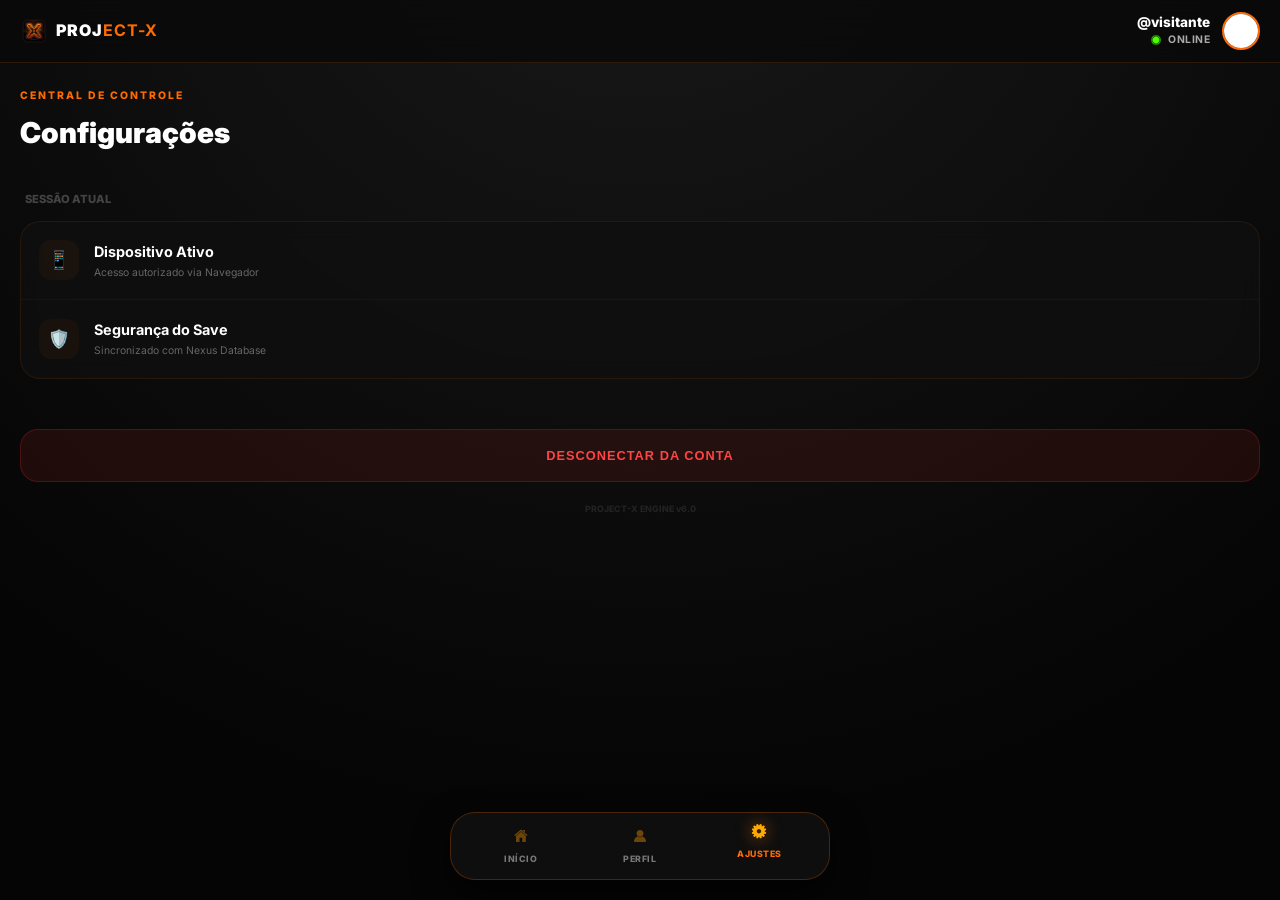
<file: configuracoes.html>
<!DOCTYPE html>
<html lang="pt-br">
<head>
    <meta charset="UTF-8">
    <meta name="viewport" content="width=device-width, initial-scale=1.0, maximum-scale=1.0, user-scalable=no">
    <title>Ajustes | Project-X</title>
    
    <link rel="stylesheet" href="style.css">
    
    <script src="save-system.js"></script>
    <script src="components.js"></script>
</head>
<body>

    <main id="config-root"></main>

    <script src="configuracoes.js"></script>
</body>
</html>
</file>
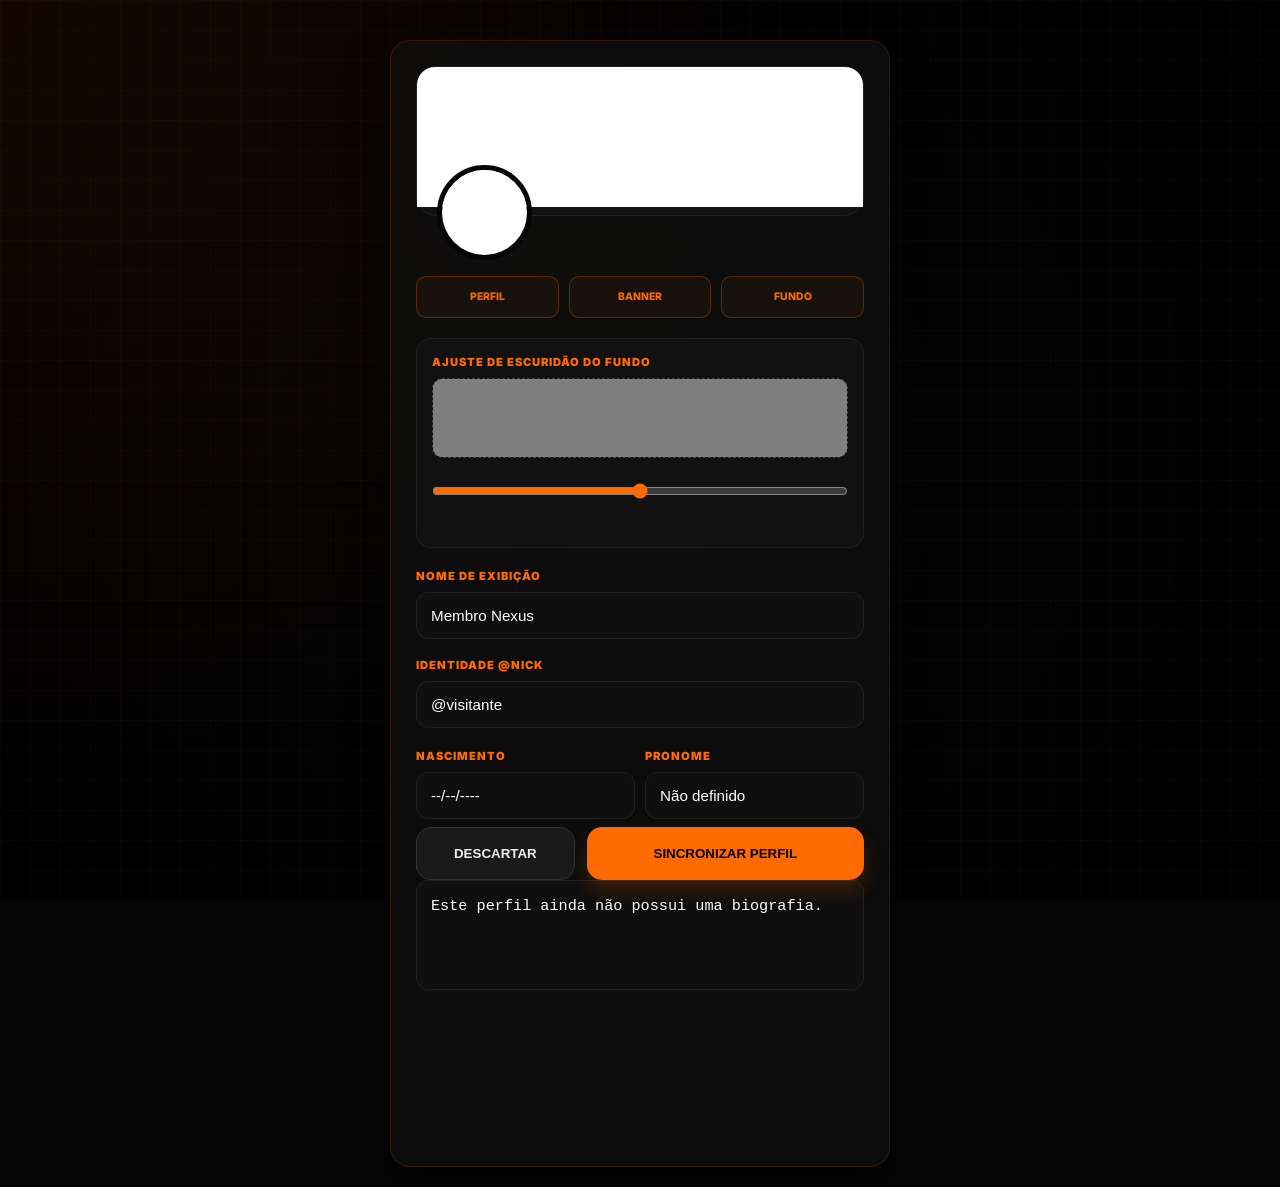
<file: EditarPerfil.html>
<!DOCTYPE html>
<html lang="pt-br">
<head>
    <meta charset="UTF-8">
    <meta name="viewport" content="width=device-width, initial-scale=1.0">
    <title>Nexus | Configurações</title>
    <link rel="icon" href="icon.png" type="image/png">
    
    <link rel="stylesheet" href="style.css">
  
</head>
<body class="page-edit">

    <main class="edit-screen">
        </main>

    <script src="save-system.js"></script>
    <script src="EditarPerfil.js"></script>
  
    </body>
</html>
</file>
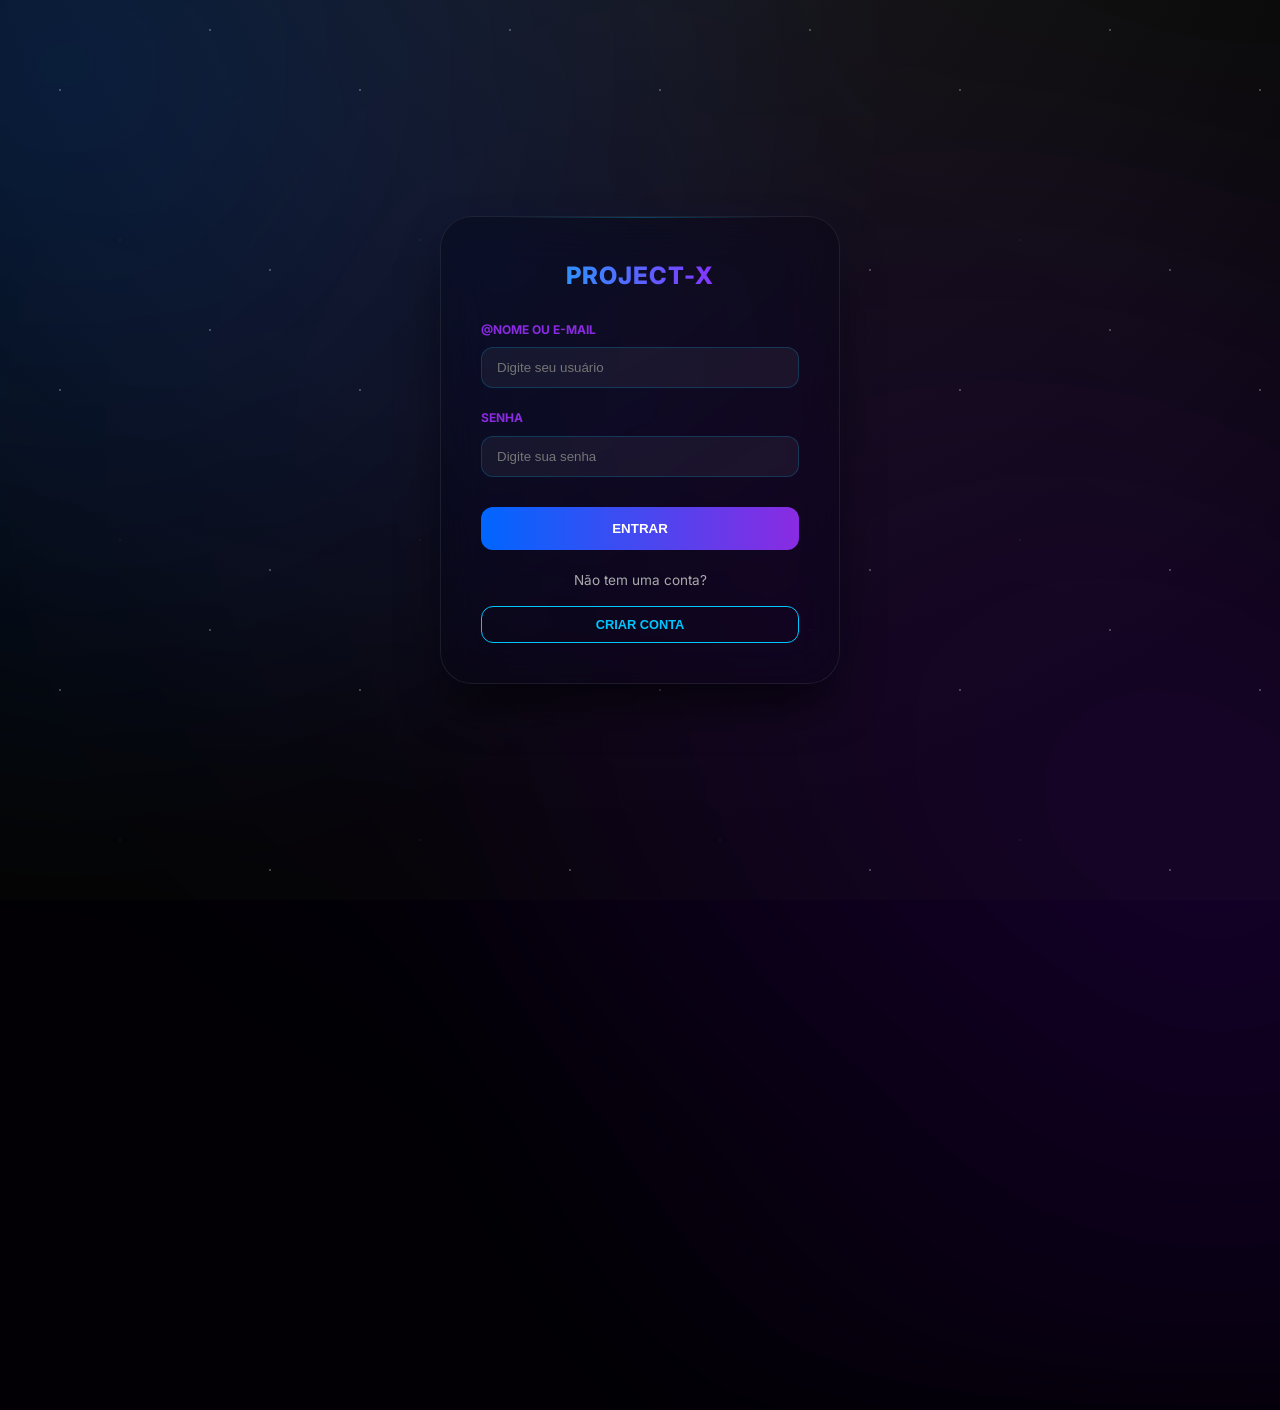
<file: login.html>
<!DOCTYPE html>
<html lang="pt-br">
<head>
    <meta charset="UTF-8">
    <meta name="viewport" content="width=device-width, initial-scale=1.0">
    <title>Nexus | Login</title>
    <link rel="icon" href="icon.png" type="image/png">
    
    <link rel="stylesheet" href="style.css">
   
</head>
<body class="page-login">

    <main class="login-screen">
        </main>

    <script src="save-system.js"></script>
<script src="login.js"></script>

</body>
</html>
</file>
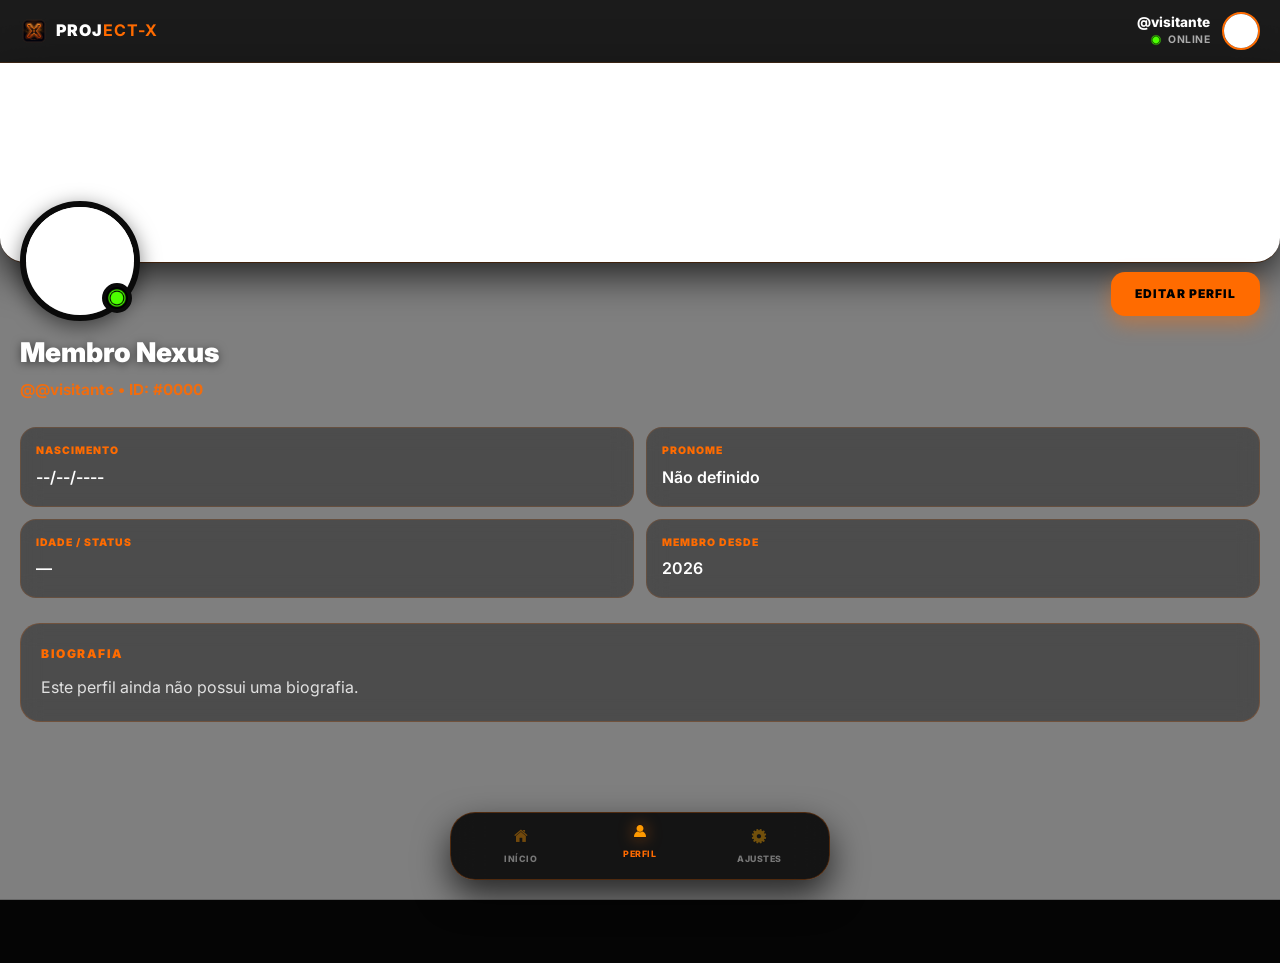
<file: perfil.html>
<!DOCTYPE html>
<html lang="pt-br">
<head>
    <meta charset="UTF-8">
    <meta name="viewport" content="width=device-width, initial-scale=1.0">
    <title>Nexus | Perfil</title>
    <link rel="icon" href="icon.png" type="image/png">
    
    <link rel="stylesheet" href="style.css">
    
</head>
<body class="page-profile">

    <main class="profile-view">
        </main>

    <script src="save-system.js"></script>
    <script src="perfil.js"></script>

    <script src="components.js"></script>

    <script src="stats-auto-system.js"></script>

</body>
</html>
</file>
<file: style.css>
/* ==========================================================================
      CONFIGURAÇÕES GERAIS E TEMA
========================================================================== */
@import url('https://fonts.googleapis.com/css2?family=Inter:wght@300;400;600;800&display=swap');

* {
    margin: 0;
    padding: 0;
    box-sizing: border-box;
    -webkit-tap-highlight-color: transparent;
}

body {
    font-family: 'Inter', sans-serif;
    background-color: #0d0d0d;
    background-image: radial-gradient(circle at top right, #2a1200 0%, #0d0d0d 100%);
    background-attachment: fixed;
    color: #e0e0e0;
    line-height: 1.6;
    overflow-x: hidden;
}

/* ==========================================================================
      PÁGINA DE LOGIN (SPACE ATMOSPHERE - HD)
========================================================================== */

/* Fundo Principal */
.page-login {
    display: flex;
    align-items: center;
    justify-content: center;
    height: 100vh;
    background-color: #020005; 
    overflow: hidden;
    position: relative;
}

/* Camada 1: Nebulosa Fluida (Azul e Roxo) */
.page-login::before {
    content: "";
    position: absolute;
    width: 150vmax;
    height: 150vmax;
    background: 
        radial-gradient(circle at 20% 30%, rgba(0, 100, 255, 0.2), transparent 40%),
        radial-gradient(circle at 80% 70%, rgba(130, 0, 255, 0.15), transparent 40%),
        radial-gradient(circle at 50% 50%, rgba(70, 0, 150, 0.1), transparent 50%);
    animation: spaceFloat 40s ease-in-out infinite alternate;
    z-index: 0;
    filter: blur(50px);
    will-change: transform;
}

/* Camada 2: Estrelas Cintilantes */
.page-login::after {
    content: "";
    position: absolute;
    inset: 0;
    background-image: 
        radial-gradient(1px 1px at 20% 30%, #fff 100%, transparent),
        radial-gradient(1.2px 1.2px at 70% 10%, #fff 80%, transparent),
        radial-gradient(1.5px 1.5px at 40% 80%, rgba(0, 200, 255, 0.6), transparent),
        radial-gradient(1px 1px at 90% 90%, #fff 100%, transparent);
    background-size: 300px 300px;
    opacity: 0.25;
    z-index: 1;
}

/* Container de Vidro (Onde o login.js injeta o painel) */
.login-screen {
    position: relative;
    z-index: 10;
    width: 90%;
    max-width: 400px;
    min-height: 450px; /* Garante espaço para o conteúdo dinâmico */
    padding: 40px;
    background: rgba(5, 5, 15, 0.4); 
    backdrop-filter: blur(25px) saturate(160%);
    -webkit-backdrop-filter: blur(25px) saturate(160%);
    border: 1px solid rgba(255, 255, 255, 0.08);
    border-radius: 32px;
    box-shadow: 
        0 25px 50px -12px rgba(0, 0, 0, 0.8),
        0 0 30px rgba(0, 100, 255, 0.05);
}

/* Brilho Superior no Card */
.login-screen::before {
    content: "";
    position: absolute;
    top: 0; left: 15%; right: 15%;
    height: 1px;
    background: linear-gradient(90deg, transparent, rgba(0, 198, 255, 0.3), transparent);
}

/* ==========================================================================
      ANIMAÇÕES DE SISTEMA
========================================================================== */
@keyframes spaceFloat {
    0% { transform: translate(-5%, -5%) rotate(0deg); }
    50% { transform: translate(2%, 5%) scale(1.05); }
    100% { transform: translate(-2%, -8%) rotate(5deg); }
}

/* ==========================================================================
      PÁGINA INICIAL (HOME)
========================================================================== */
.page-home {
    padding-top: 0px; /* Espaço para navbar futura */
}

/* ==========================================================================
      PÁGINA DE PERFIL (VIEW)
========================================================================== */
.page-profile {
    display: flex;
    flex-direction: column;
}

/* ==========================================================================
      PÁGINA DE EDIÇÃO (CREATIVE STUDIO - DARK)
========================================================================== */

.page-edit {
    min-height: 100vh;
    /* Fundo Carbono Profundo */
    background-color: #050505;
    /* Camadas de Grade e Luzes de Foco */
    background-image: 
        /* Grade Técnica sutil */
        linear-gradient(rgba(255, 107, 0, 0.03) 1px, transparent 1px),
        linear-gradient(90deg, rgba(255, 107, 0, 0.03) 1px, transparent 1px),
        /* Brilho de "Lâmpada de Estúdio" no topo esquerdo */
        radial-gradient(circle at 0% 0%, rgba(255, 107, 0, 0.07) 0%, transparent 50%),
        /* Vinheta preta nas bordas para focar no centro */
        radial-gradient(circle at center, transparent 0%, #000 100%);
    background-size: 30px 30px, 30px 30px, 100% 100%, 100% 100%;
    display: flex;
    flex-direction: column;
    align-items: center;
    padding: 20px;
    position: relative;
}

/* Linha de "Scanner" que passa pelo fundo (Opcional, dá um toque Sci-Fi) */
.page-edit::before {
    content: "";
    position: absolute;
    top: -100%;
    left: 0;
    width: 100%;
    height: 100px;
    background: linear-gradient(to bottom, transparent, rgba(255, 107, 0, 0.05), transparent);
    animation: scanline 8s linear infinite;
    pointer-events: none;
}

@keyframes scanline {
    0% { top: -100%; }
    100% { top: 100%; }
}

/* Container do Formulário de Edição */
.edit-screen {
    position: relative;
    z-index: 5;
    width: 100%;
    max-width: 500px;
    background: rgba(15, 15, 15, 0.8);
    border: 1px solid rgba(255, 107, 0, 0.15);
    border-radius: 20px;
    padding: 25px;
    backdrop-filter: blur(10px);
    box-shadow: 0 20px 40px rgba(0,0,0,0.6);
    margin-top: 20px;
}

/* Títulos de Seção dentro da Edição */
.edit-screen h3 {
    color: #ff6b00;
    font-size: 0.8rem;
    text-transform: uppercase;
    letter-spacing: 2px;
    margin-bottom: 20px;
    border-left: 3px solid #ff6b00;
    padding-left: 10px;
}

/* ==========================================================================
      UTILITÁRIOS E CORES (ORANGE SUNSET)
========================================================================== */
:root {
    --primary-orange: #ff6b00;
    --dark-carbon: #1a1a1a;
    --glass-effect: rgba(255, 107, 0, 0.1);
    --border-soft: rgba(255, 107, 0, 0.2);
}

.text-orange { color: var(--primary-orange); }
.bg-card { background: var(--dark-carbon); border-radius: 15px; }

/* ==========================================================================
      MODAIS E ALERTAS
========================================================================== */
.modal-base {
    position: fixed;
    inset: 0;
    background: rgba(0, 0, 0, 0.9);
    display: flex;
    align-items: center;
    justify-content: center;
    z-index: 9999;
}

/* ==========================================================================
      PROJECT-X | GLOBAL STYLE - BACKGROUND ENGINE
========================================================================== */

body {
    margin: 0;
    padding: 0;
    background-color: #050505;
    background-image: 
        radial-gradient(circle at 50% -20%, #1a1a1a 0%, #050505 80%);
    background-attachment: fixed;
    min-height: 100vh;
    font-family: 'Inter', sans-serif;
    color: #fff;
    overflow-x: hidden;
}
</file>
